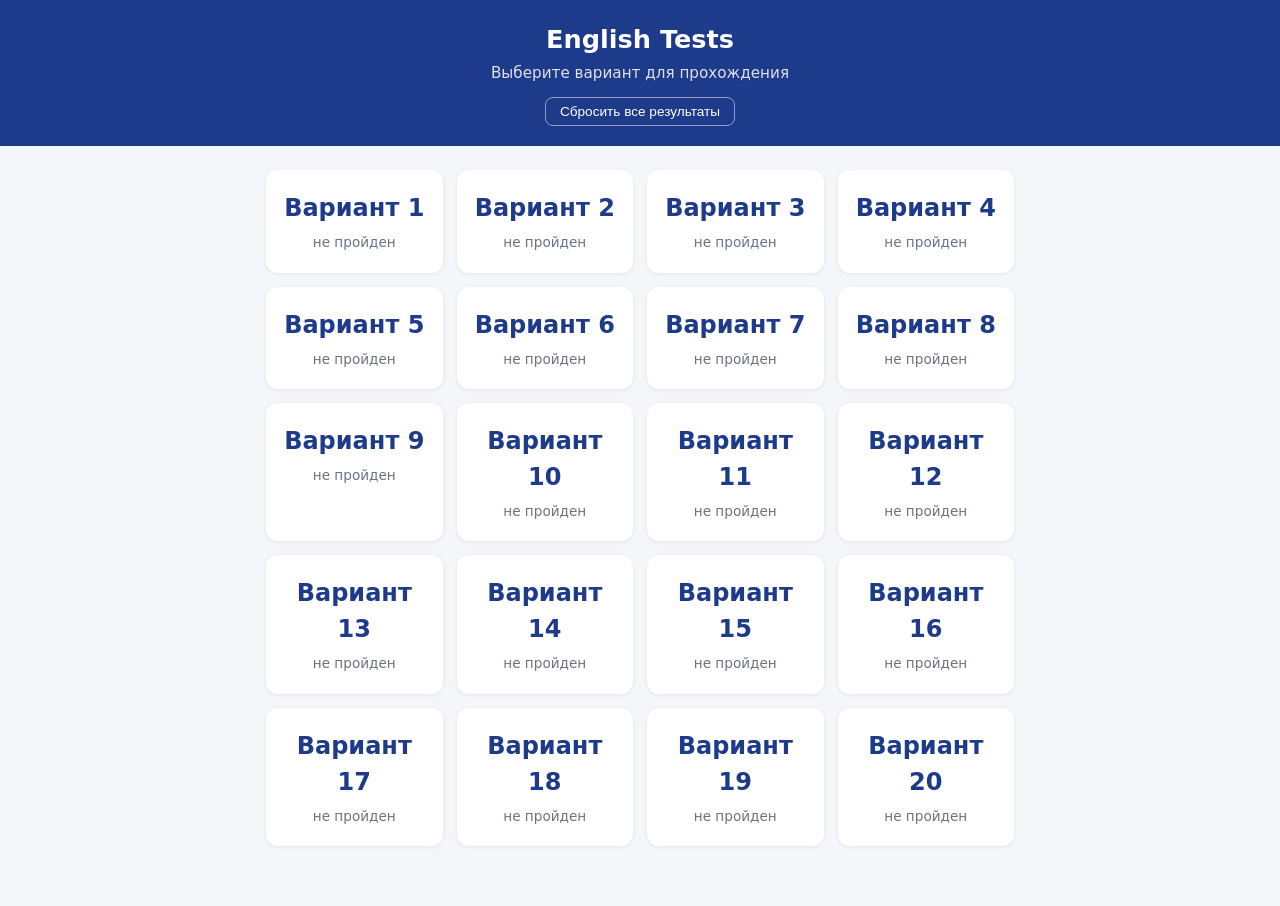
<file: index.html>
<!DOCTYPE html>
<html lang="ru">
<head>
  <meta charset="UTF-8">
  <meta name="viewport" content="width=device-width, initial-scale=1.0">
  <title>English Tests — 20 вариантов</title>
  <link rel="stylesheet" href="style.css">
</head>
<body>
  <header>
    <h1>English Tests</h1>
    <p>Выберите вариант для прохождения</p>
    <button id="reset-btn" class="reset">Сбросить все результаты</button>
  </header>
  <main id="variants-list"></main>
  <script src="data.js"></script>
  <script src="app.js"></script>
</body>
</html>
</file>
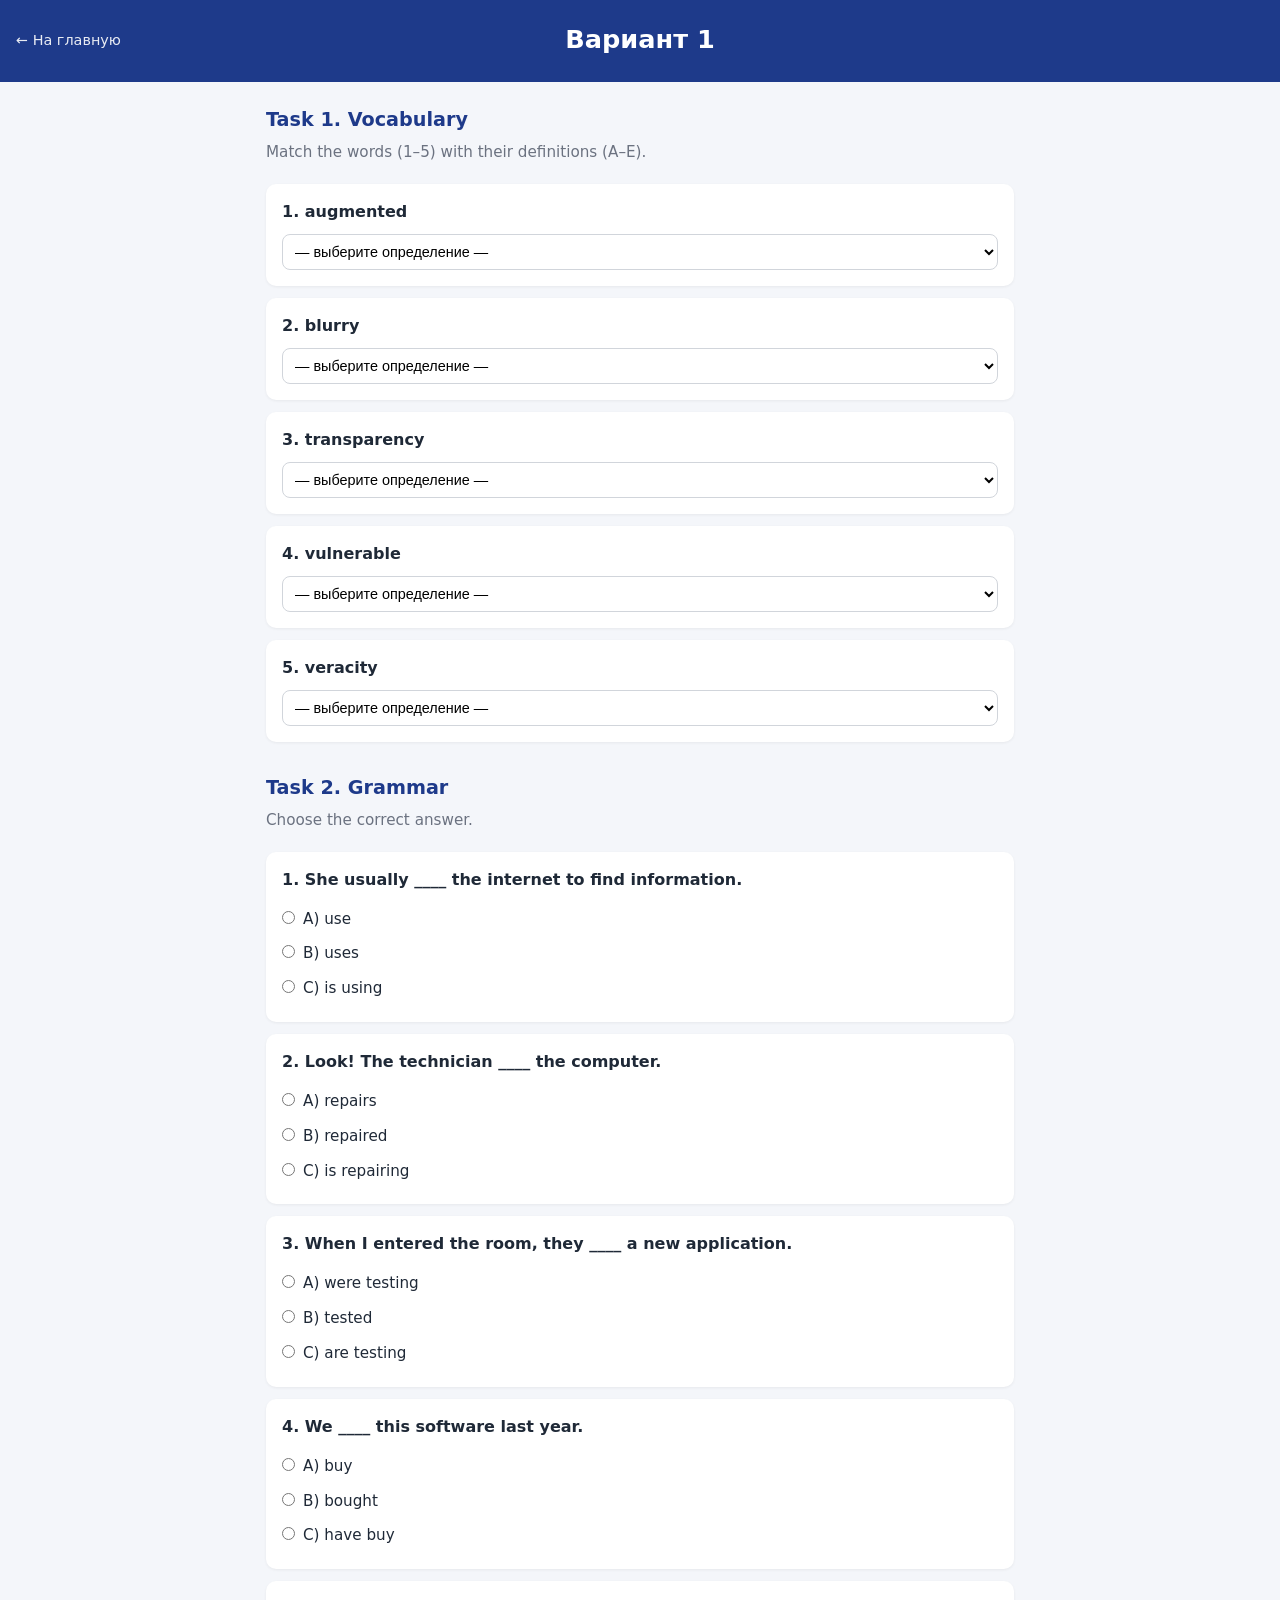
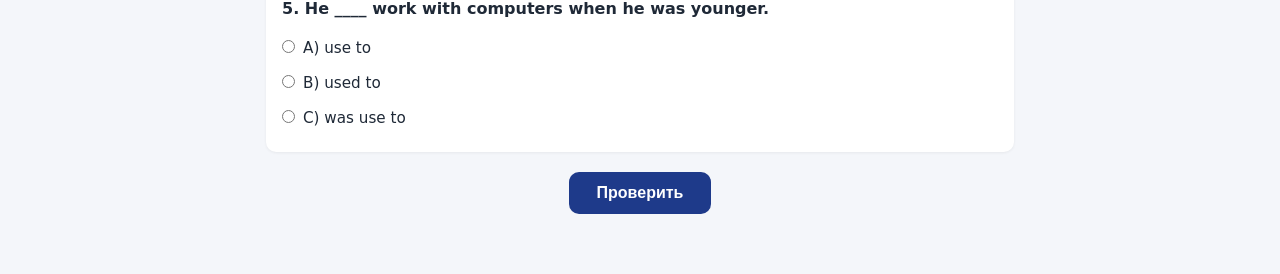
<file: variant.html>
<!DOCTYPE html>
<html lang="ru">
<head>
  <meta charset="UTF-8">
  <meta name="viewport" content="width=device-width, initial-scale=1.0">
  <title>Вариант</title>
  <link rel="stylesheet" href="style.css">
</head>
<body>
  <header>
    <a href="index.html" class="back">← На главную</a>
    <h1 id="variant-title">Вариант</h1>
  </header>
  <main>
    <section id="task-container"></section>

    <div id="result-box" class="hidden"></div>

    <div class="actions">
      <button id="check-btn">Проверить</button>
      <button id="retry-btn" class="hidden">Пройти заново</button>
    </div>
  </main>
  <script src="data.js"></script>
  <script src="app.js"></script>
</body>
</html>
</file>
<file: style.css>
* { box-sizing: border-box; margin: 0; padding: 0; }

body {
  font-family: system-ui, -apple-system, "Segoe UI", Roboto, sans-serif;
  background: #f4f6fa;
  color: #1f2937;
  line-height: 1.5;
  min-height: 100vh;
}

header {
  background: #1e3a8a;
  color: #fff;
  padding: 20px 16px;
  text-align: center;
  position: relative;
}
header h1 { font-size: 1.6rem; margin-bottom: 4px; }
header p { opacity: .85; font-size: .95rem; }
header .back {
  position: absolute;
  left: 16px;
  top: 50%;
  transform: translateY(-50%);
  color: #fff;
  text-decoration: none;
  font-size: .9rem;
  opacity: .9;
}
header .back:hover { opacity: 1; text-decoration: underline; }

main { max-width: 780px; margin: 0 auto; padding: 24px 16px 60px; }

/* Главная: карточки вариантов */
#variants-list {
  display: grid;
  grid-template-columns: repeat(auto-fill, minmax(150px, 1fr));
  gap: 14px;
}
.variant-card {
  background: #fff;
  border-radius: 12px;
  padding: 18px 14px;
  text-align: center;
  text-decoration: none;
  color: #1f2937;
  box-shadow: 0 1px 4px rgba(0,0,0,.08);
  transition: transform .12s, box-shadow .12s;
  border: 2px solid transparent;
}
.variant-card:hover {
  transform: translateY(-2px);
  box-shadow: 0 4px 12px rgba(0,0,0,.12);
}
.variant-card .num { font-size: 1.5rem; font-weight: 700; color: #1e3a8a; }
.variant-card .status { font-size: .85rem; margin-top: 6px; color: #6b7280; }
.variant-card.done { border-color: #16a34a; }
.variant-card.done .status { color: #16a34a; font-weight: 600; }

/* Навигация по заданиям */
.task-nav {
  display: flex;
  align-items: center;
  justify-content: space-between;
  margin-bottom: 20px;
}
.nav-btn {
  width: 44px; height: 44px;
  border-radius: 50%;
  border: none;
  background: #1e3a8a;
  color: #fff;
  font-size: 1.2rem;
  cursor: pointer;
  transition: opacity .15s;
}
.nav-btn:disabled { opacity: .3; cursor: default; }
#task-indicator { font-weight: 600; color: #374151; }

/* Задания */
.task-title { font-size: 1.2rem; font-weight: 700; margin-bottom: 6px; color: #1e3a8a; }
.task-instruction { font-size: .95rem; color: #6b7280; margin-bottom: 20px; }

.word-row, .question-row {
  background: #fff;
  border-radius: 10px;
  padding: 16px;
  margin-bottom: 12px;
  box-shadow: 0 1px 3px rgba(0,0,0,.06);
}
.word-row .word, .question-row .q-text {
  font-weight: 600;
  margin-bottom: 10px;
  display: block;
}
.word-row select {
  width: 100%;
  padding: 8px;
  border-radius: 8px;
  border: 1px solid #d1d5db;
  background: #fff;
  font-size: .9rem;
}
.question-row label {
  display: flex;
  align-items: flex-start;
  gap: 8px;
  padding: 6px 0;
  cursor: pointer;
  font-size: .95rem;
}
.question-row input[type="radio"] { margin-top: 3px; }

/* Результат */
#result-box {
  margin-top: 20px;
  padding: 18px;
  border-radius: 10px;
  font-weight: 600;
  text-align: center;
  font-size: 1.1rem;
}
#result-box.good { background: #dcfce7; color: #166534; }
#result-box.warn { background: #fef9c3; color: #854d0e; }
#result-box.bad  { background: #fee2e2; color: #991b1b; }

.actions { display: flex; gap: 12px; margin-top: 20px; justify-content: center; }
.actions button {
  padding: 12px 28px;
  border: none;
  border-radius: 10px;
  font-size: 1rem;
  font-weight: 600;
  cursor: pointer;
  transition: opacity .15s;
}
#check-btn { background: #1e3a8a; color: #fff; }
#check-btn:hover { opacity: .9; }
#retry-btn { background: #e5e7eb; color: #1f2937; }
#retry-btn:hover { opacity: .85; }

.reset {
  margin-top: 12px;
  background: transparent;
  border: 1px solid rgba(255,255,255,.5);
  color: #fff;
  padding: 6px 14px;
  border-radius: 8px;
  cursor: pointer;
  font-size: .85rem;
}
.reset:hover { background: rgba(255,255,255,.1); }

.hidden { display: none; }
.word-feedback {
  margin-top: 8px;
  font-size: .9rem;
  padding: 6px 10px;
  border-radius: 6px;
}
.word-feedback .fb-ok {
  color: #166534;
  background: #dcfce7;
  padding: 4px 8px;
  border-radius: 6px;
  display: inline-block;
}
.word-feedback .fb-bad {
  color: #991b1b;
  background: #fee2e2;
  padding: 4px 8px;
  border-radius: 6px;
  display: inline-block;
}
.word-feedback .fb-miss {
  color: #854d0e;
  background: #fef9c3;
  padding: 4px 8px;
  border-radius: 6px;
  display: inline-block;
}
</file>
